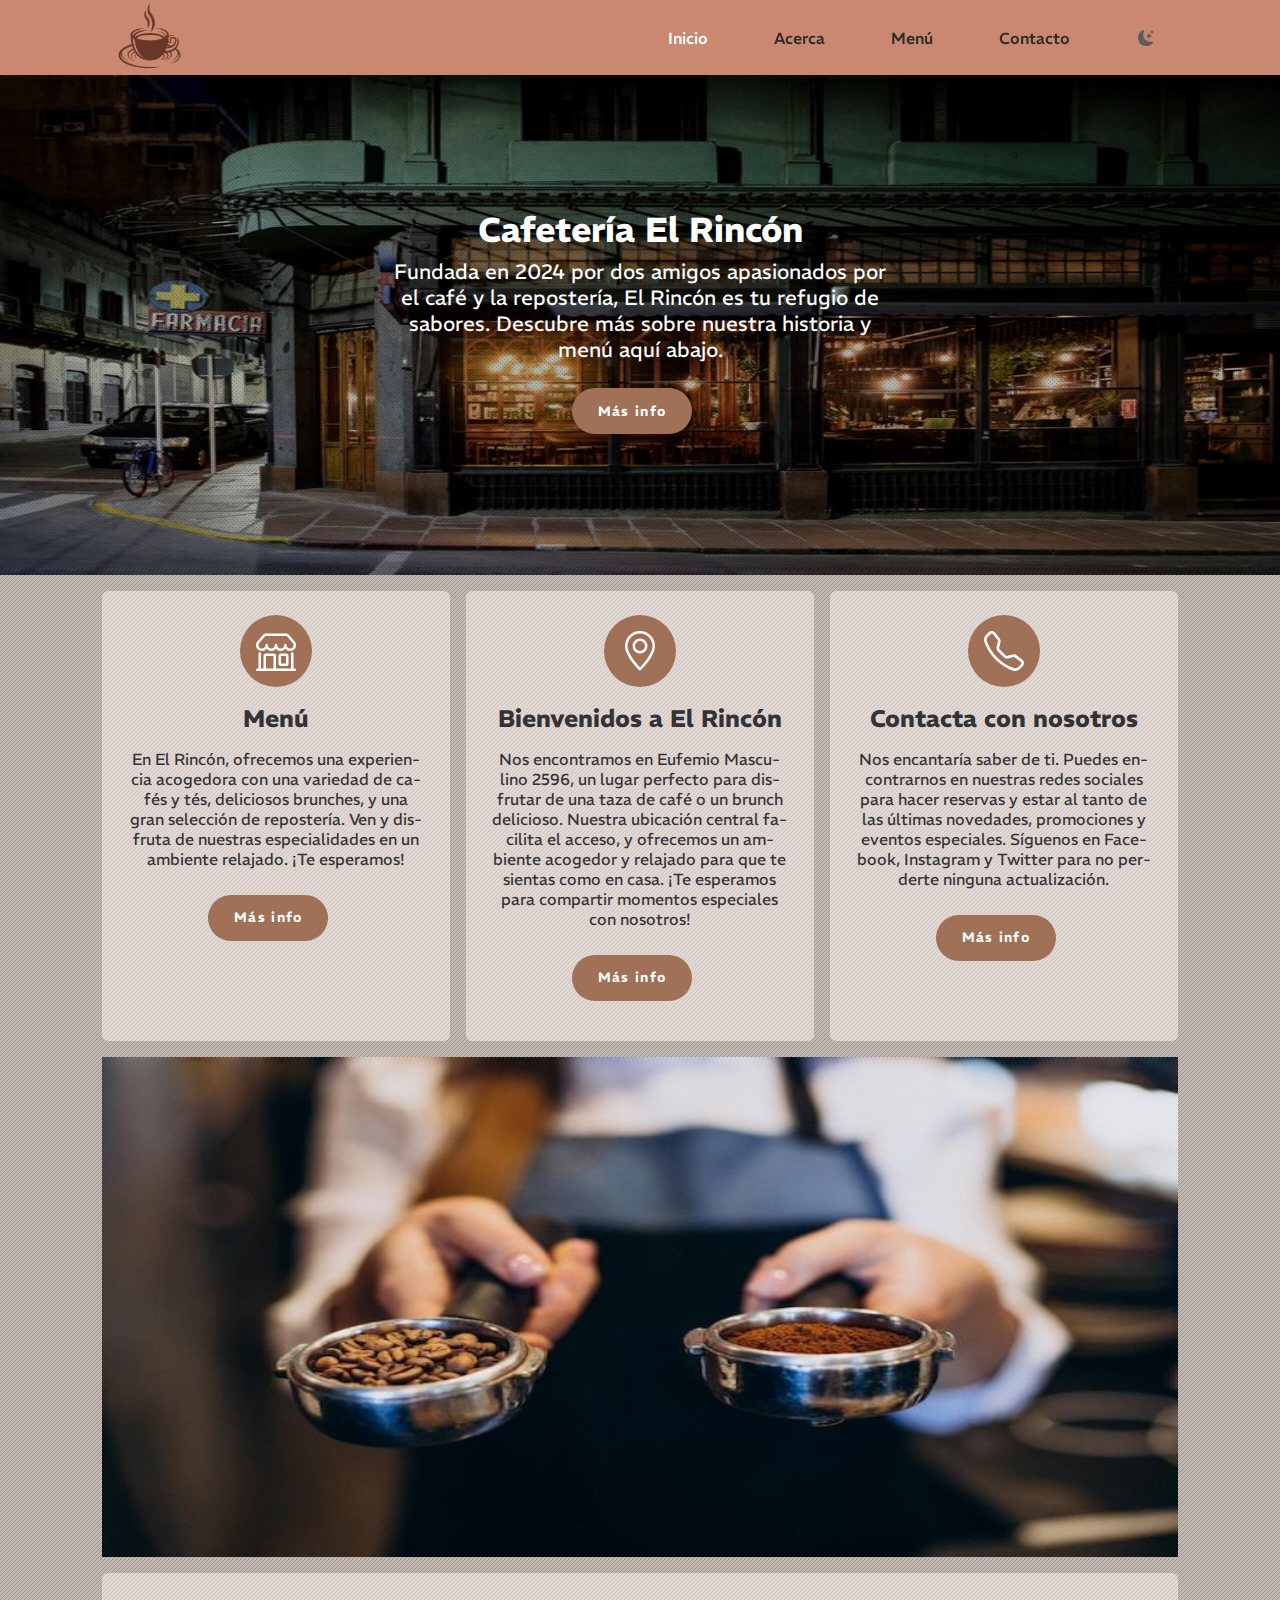
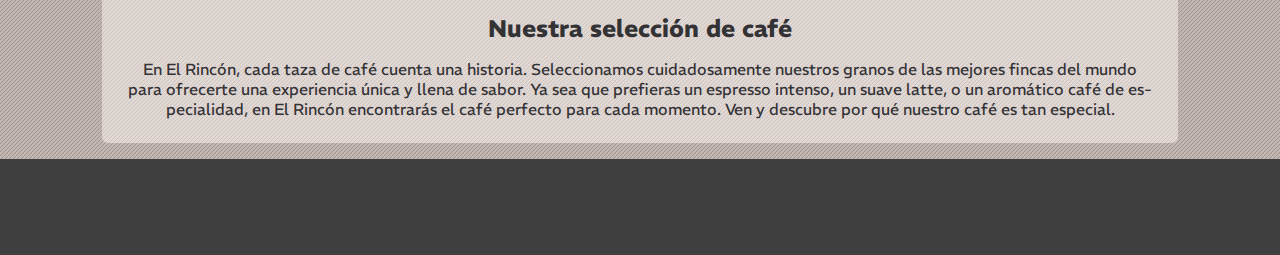
<file: index.html>
<!DOCTYPE html>
<html lang="es">
<head>
    <meta charset="UTF-8">
    <meta name="viewport" content="width=device-width, initial-scale=1.0">
    <title>Sitio 1</title>

    <link rel="stylesheet" href="css/estilos.css">
    <link href="https://fonts.googleapis.com/css2?family=REM:ital,wght@0,100..900;1,100..900&display=swap" rel="stylesheet">

</head>
<body>
    
    <header>
        <div class="shadow"></div>
        <div class="container">
            <a href="index.html" id="logo"><img class="fotoLogo" src="img/logo.png" alt="logoCafe"></a>
            
            <nav>
                <ul>
                    <li><a href="index.html" class="active">Inicio</a></li>
                    <li><a href="acerca.html">Acerca</a></li>
                    <li><a href="menú.html">Menú</a></li>
                    <li><a href="contacto.html">Contacto</a></li>
                    <li><div class="dark-btn"></div></li>
                </ul>
            </nav>

            <span class="burger-ico">&#9776;</span>
        </div>

    </header>
    <main>
        <section id="hero">
            <img src="img/img1.jpeg" alt="img1">

                <div class="hero-fill">
                    <div class="hero-text">
                        <h1>Cafetería El Rincón</h1>
                        <p>Fundada en 2024 por dos amigos apasionados por el café y la repostería, El Rincón es tu refugio de sabores. Descubre más sobre nuestra historia y menú aquí abajo.</p>
                        <a href="acerca.html"><button class="btn btn-blanco">Más info</button></a>
                    </div>
                </div>

        </section>

        <section class="colums container">
            <article>
                <span class="ico"><svg xmlns="http://www.w3.org/2000/svg" width="16" height="16" fill="currentColor" class="bi bi-shop" viewBox="0 0 16 16">
                    <path d="M2.97 1.35A1 1 0 0 1 3.73 1h8.54a1 1 0 0 1 .76.35l2.609 3.044A1.5 1.5 0 0 1 16 5.37v.255a2.375 2.375 0 0 1-4.25 1.458A2.37 2.37 0 0 1 9.875 8 2.37 2.37 0 0 1 8 7.083 2.37 2.37 0 0 1 6.125 8a2.37 2.37 0 0 1-1.875-.917A2.375 2.375 0 0 1 0 5.625V5.37a1.5 1.5 0 0 1 .361-.976zm1.78 4.275a1.375 1.375 0 0 0 2.75 0 .5.5 0 0 1 1 0 1.375 1.375 0 0 0 2.75 0 .5.5 0 0 1 1 0 1.375 1.375 0 1 0 2.75 0V5.37a.5.5 0 0 0-.12-.325L12.27 2H3.73L1.12 5.045A.5.5 0 0 0 1 5.37v.255a1.375 1.375 0 0 0 2.75 0 .5.5 0 0 1 1 0M1.5 8.5A.5.5 0 0 1 2 9v6h1v-5a1 1 0 0 1 1-1h3a1 1 0 0 1 1 1v5h6V9a.5.5 0 0 1 1 0v6h.5a.5.5 0 0 1 0 1H.5a.5.5 0 0 1 0-1H1V9a.5.5 0 0 1 .5-.5M4 15h3v-5H4zm5-5a1 1 0 0 1 1-1h2a1 1 0 0 1 1 1v3a1 1 0 0 1-1 1h-2a1 1 0 0 1-1-1zm3 0h-2v3h2z"/>
                  </svg></span>
                <h2>Menú</h2>
                <p>En El Rincón, ofrecemos una experiencia acogedora con una variedad de cafés y tés, deliciosos brunches, y una gran selección de repostería. Ven y disfruta de nuestras especialidades en un ambiente relajado. ¡Te esperamos!</p>
                <a href="menú.html"><button class="btn">Más info</button></a>
            </article>
            <article>
                <span class="ico"><svg xmlns="http://www.w3.org/2000/svg" width="16" height="16" fill="currentColor" class="bi bi-geo-alt" viewBox="0 0 16 16">
                    <path d="M12.166 8.94c-.524 1.062-1.234 2.12-1.96 3.07A32 32 0 0 1 8 14.58a32 32 0 0 1-2.206-2.57c-.726-.95-1.436-2.008-1.96-3.07C3.304 7.867 3 6.862 3 6a5 5 0 0 1 10 0c0 .862-.305 1.867-.834 2.94M8 16s6-5.686 6-10A6 6 0 0 0 2 6c0 4.314 6 10 6 10"/>
                    <path d="M8 8a2 2 0 1 1 0-4 2 2 0 0 1 0 4m0 1a3 3 0 1 0 0-6 3 3 0 0 0 0 6"/>
                  </svg></span>
                <h2>Bienvenidos a El Rincón</h2>
                <p> Nos encontramos en Eufemio Masculino 2596, un lugar perfecto para disfrutar de una taza de café o un brunch delicioso. Nuestra ubicación central facilita el acceso, y ofrecemos un ambiente acogedor y relajado para que te sientas como en casa. ¡Te esperamos para compartir momentos especiales con nosotros!</p>
                <a href="contacto.html"><button class="btn">Más info</button></a>
            </article>
            <article>
                <span class="ico"><svg xmlns="http://www.w3.org/2000/svg" width="16" height="16" fill="currentColor" class="bi bi-telephone" viewBox="0 0 16 16">
                    <path d="M3.654 1.328a.678.678 0 0 0-1.015-.063L1.605 2.3c-.483.484-.661 1.169-.45 1.77a17.6 17.6 0 0 0 4.168 6.608 17.6 17.6 0 0 0 6.608 4.168c.601.211 1.286.033 1.77-.45l1.034-1.034a.678.678 0 0 0-.063-1.015l-2.307-1.794a.68.68 0 0 0-.58-.122l-2.19.547a1.75 1.75 0 0 1-1.657-.459L5.482 8.062a1.75 1.75 0 0 1-.46-1.657l.548-2.19a.68.68 0 0 0-.122-.58zM1.884.511a1.745 1.745 0 0 1 2.612.163L6.29 2.98c.329.423.445.974.315 1.494l-.547 2.19a.68.68 0 0 0 .178.643l2.457 2.457a.68.68 0 0 0 .644.178l2.189-.547a1.75 1.75 0 0 1 1.494.315l2.306 1.794c.829.645.905 1.87.163 2.611l-1.034 1.034c-.74.74-1.846 1.065-2.877.702a18.6 18.6 0 0 1-7.01-4.42 18.6 18.6 0 0 1-4.42-7.009c-.362-1.03-.037-2.137.703-2.877z"/>
                  </svg></span>
                <h2>Contacta con nosotros</h2>
                <p>Nos encantaría saber de ti. Puedes encontrarnos en nuestras redes sociales para hacer reservas y estar al tanto de las últimas novedades, promociones y eventos especiales. Síguenos en Facebook, Instagram y Twitter para no perderte ninguna actualización.</p>
                <a href="contacto.html"><button class="btn">Más info</button></a>
            </article>

        </section>

        <section class="container">
            <img id="img" src="img/img2.jpeg" alt="img2">  
        </section>

        <section class="colums container">
            <article>
                <h2>Nuestra selección de café</h2>
                <p>En El Rincón, cada taza de café cuenta una historia. Seleccionamos cuidadosamente nuestros granos de las mejores fincas del mundo para ofrecerte una experiencia única y llena de sabor. Ya sea que prefieras un espresso intenso, un suave latte, o un aromático café de especialidad, en El Rincón encontrarás el café perfecto para cada momento. Ven y descubre por qué nuestro café es tan especial.</p>
            </article>
          
        </section>

    </main>

    <footer></footer>
    
    <script>
        // Menú Lateral:
        let nav = document.querySelector('nav');
        let burguerIco = document.querySelector('.burger-ico');
        let shadow = document.querySelector('.shadow');

        let menuToggle = () => {

            nav.classList.toggle('show-menu');
            burguerIco.classList.toggle('burger-active');
            shadow.classList.toggle('shadow-active');

        };

        burguerIco.addEventListener('click', menuToggle);
        shadow.addEventListener('click', menuToggle);

        // Cambiador de Modo Claro a Oscuro:
        let darkBtn = document.querySelector('.dark-btn');
        let body = document.body;

        darkBtn.addEventListener('click', () => {

            body.classList.toggle('dark-mode');
            darkBtn.classList.toggle('dark-btn-active')
 
        });

    </script>
</body>
</html>
</file>
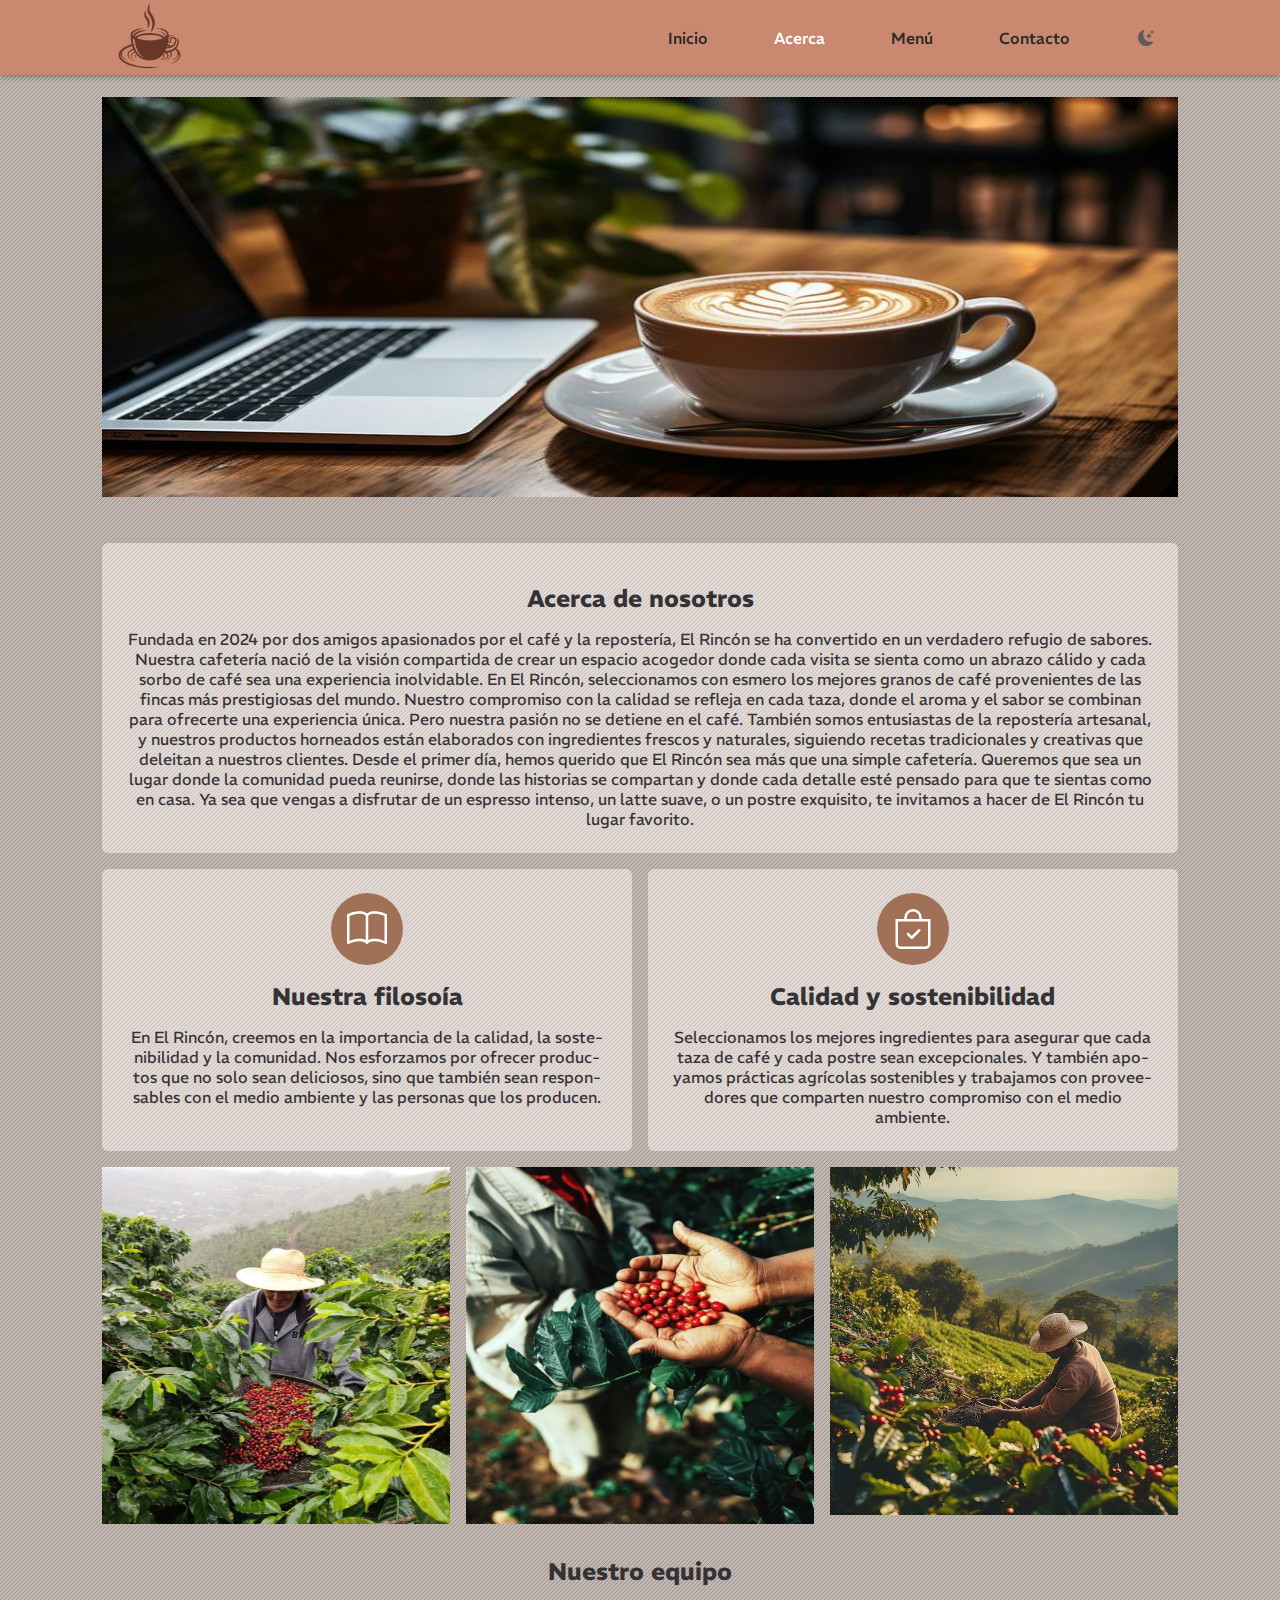
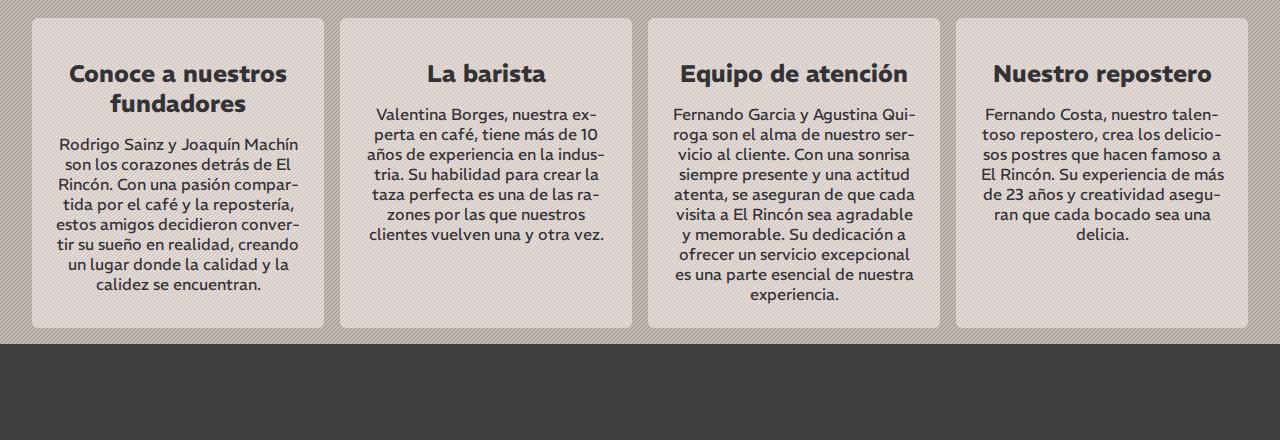
<file: acerca.html>
<!DOCTYPE html>
<html lang="es">
<head>
    <meta charset="UTF-8">
    <meta name="viewport" content="width=device-width, initial-scale=1.0">
    <title>Sitio 1</title>

    <link rel="stylesheet" href="css/estilos.css">
    <link href="https://fonts.googleapis.com/css2?family=REM:ital,wght@0,100..900;1,100..900&display=swap" rel="stylesheet">

</head>
<body>
    <header>
        <div class="shadow"></div>
        <div class="container">
            <a href="index.html" id="logo"><img class="fotoLogo" src="img/logo.png" alt="logoCafe"></a>

            <nav>
                <ul>
                    <li><a href="index.html">Inicio</a></li>
                    <li><a href="acerca.html" class="active">Acerca</a></li>
                    <li><a href="menú.html">Menú</a></li>
                    <li><a href="contacto.html">Contacto</a></li>
                    <li><div class="dark-btn"></div></li>
                </ul>
            </nav>
            <span class="burger-ico">&#9776;</span>
        </div>
    </header>
    <main>
        <section class="container">
            <img id="img3" src="img/img3.jpeg" alt="img3">  
        </section>
        <section class="container">
            <article id="extraArticle">
                <h2>Acerca de nosotros</h2>
                <p>Fundada en 2024 por dos amigos apasionados por el café y la repostería, El Rincón se ha convertido en un verdadero refugio de sabores. Nuestra cafetería nació de la visión compartida de crear un espacio acogedor donde cada visita se sienta como un abrazo cálido y cada sorbo de café sea una experiencia inolvidable.

                    En El Rincón, seleccionamos con esmero los mejores granos de café provenientes de las fincas más prestigiosas del mundo. Nuestro compromiso con la calidad se refleja en cada taza, donde el aroma y el sabor se combinan para ofrecerte una experiencia única. Pero nuestra pasión no se detiene en el café. También somos entusiastas de la repostería artesanal, y nuestros productos horneados están elaborados con ingredientes frescos y naturales, siguiendo recetas tradicionales y creativas que deleitan a nuestros clientes.
                    
                    Desde el primer día, hemos querido que El Rincón sea más que una simple cafetería. Queremos que sea un lugar donde la comunidad pueda reunirse, donde las historias se compartan y donde cada detalle esté pensado para que te sientas como en casa. Ya sea que vengas a disfrutar de un espresso intenso, un latte suave, o un postre exquisito, te invitamos a hacer de El Rincón tu lugar favorito.</p>
            </article>
        </section>
        <section class="colums container">
            <article>
                <span class="ico"><svg xmlns="http://www.w3.org/2000/svg" width="16" height="16" fill="currentColor" class="bi bi-book" viewBox="0 0 16 16">
                    <path d="M1 2.828c.885-.37 2.154-.769 3.388-.893 1.33-.134 2.458.063 3.112.752v9.746c-.935-.53-2.12-.603-3.213-.493-1.18.12-2.37.461-3.287.811zm7.5-.141c.654-.689 1.782-.886 3.112-.752 1.234.124 2.503.523 3.388.893v9.923c-.918-.35-2.107-.692-3.287-.81-1.094-.111-2.278-.039-3.213.492zM8 1.783C7.015.936 5.587.81 4.287.94c-1.514.153-3.042.672-3.994 1.105A.5.5 0 0 0 0 2.5v11a.5.5 0 0 0 .707.455c.882-.4 2.303-.881 3.68-1.02 1.409-.142 2.59.087 3.223.877a.5.5 0 0 0 .78 0c.633-.79 1.814-1.019 3.222-.877 1.378.139 2.8.62 3.681 1.02A.5.5 0 0 0 16 13.5v-11a.5.5 0 0 0-.293-.455c-.952-.433-2.48-.952-3.994-1.105C10.413.809 8.985.936 8 1.783"/>
                  </svg></span>
            <h2>Nuestra filosoía</h2>
            <p>En El Rincón, creemos en la importancia de la calidad, la sostenibilidad y la comunidad. Nos esforzamos por ofrecer productos que no solo sean deliciosos, sino que también sean responsables con el medio ambiente y las personas que los producen.</p>
        </article>
        <article>
            <span class="ico"><svg xmlns="http://www.w3.org/2000/svg" width="16" height="16" fill="currentColor" class="bi bi-bag-check" viewBox="0 0 16 16">
                <path fill-rule="evenodd" d="M10.854 8.146a.5.5 0 0 1 0 .708l-3 3a.5.5 0 0 1-.708 0l-1.5-1.5a.5.5 0 0 1 .708-.708L7.5 10.793l2.646-2.647a.5.5 0 0 1 .708 0"/>
                <path d="M8 1a2.5 2.5 0 0 1 2.5 2.5V4h-5v-.5A2.5 2.5 0 0 1 8 1m3.5 3v-.5a3.5 3.5 0 1 0-7 0V4H1v10a2 2 0 0 0 2 2h10a2 2 0 0 0 2-2V4zM2 5h12v9a1 1 0 0 1-1 1H3a1 1 0 0 1-1-1z"/>
              </svg></span>
            <h2>Calidad y sostenibilidad</h2>
            <p>Seleccionamos los mejores ingredientes para asegurar que cada taza de café y cada postre sean excepcionales. Y también apoyamos prácticas agrícolas sostenibles y trabajamos con proveedores que comparten nuestro compromiso con el medio ambiente.</p>
        </article>
        </section>
        <section class="colums container">
            <img id="img4" src="img/img4.jpeg" alt="img4">
            <img id="img5" src="img/img5.jpeg" alt="img5">
            <img id="img6" src="img/img6.jpeg" alt="img6">  
        </section>
        <section><h2>Nuestro equipo</h2></section>
        <section class="equipo">
                <article>
                    <h2>Conoce a nuestros fundadores</h2>
                    <p>Rodrigo Sainz y Joaquín Machín son los corazones detrás de El Rincón. Con una pasión compartida por el café y la repostería, estos amigos decidieron convertir su sueño en realidad, creando un lugar donde la calidad y la calidez se encuentran.</p>
                </article>
                <article>
                    <h2>La barista</h2>
                    <p>Valentina Borges, nuestra experta en café, tiene más de 10 años de experiencia en la industria. Su habilidad para crear la taza perfecta es una de las razones por las que nuestros clientes vuelven una y otra vez.</p>
                </article>
                <article>
                    <h2>Equipo de atención</h2>
                    <p>Fernando Garcia y Agustina Quiroga son el alma de nuestro servicio al cliente. Con una sonrisa siempre presente y una actitud atenta, se aseguran de que cada visita a El Rincón sea agradable y memorable. Su dedicación a ofrecer un servicio excepcional es una parte esencial de nuestra experiencia.</p>
                </article>
                <article>
                    <h2>Nuestro repostero</h2>
                    <p>Fernando Costa, nuestro talentoso repostero, crea los deliciosos postres que hacen famoso a El Rincón. Su experiencia de más de 23 años y creatividad aseguran que cada bocado sea una delicia.</p>
                </article>
        </section>
    </main>

    <footer></footer>
    <script>
        // Menú Lateral:
        let nav = document.querySelector('nav');
        let burguerIco = document.querySelector('.burger-ico');
        let shadow = document.querySelector('.shadow');

        let menuToggle = () => {

            nav.classList.toggle('show-menu');
            burguerIco.classList.toggle('burger-active');
            shadow.classList.toggle('shadow-active');

        };

        burguerIco.addEventListener('click', menuToggle);
        shadow.addEventListener('click', menuToggle);

        // Cambiador de Modo Claro a Oscuro:
        let darkBtn = document.querySelector('.dark-btn');
        let body = document.body;

        darkBtn.addEventListener('click', () => {

            body.classList.toggle('dark-mode');
            darkBtn.classList.toggle('dark-btn-active')
 
        });

    </script>
</body>
</html>
</file>
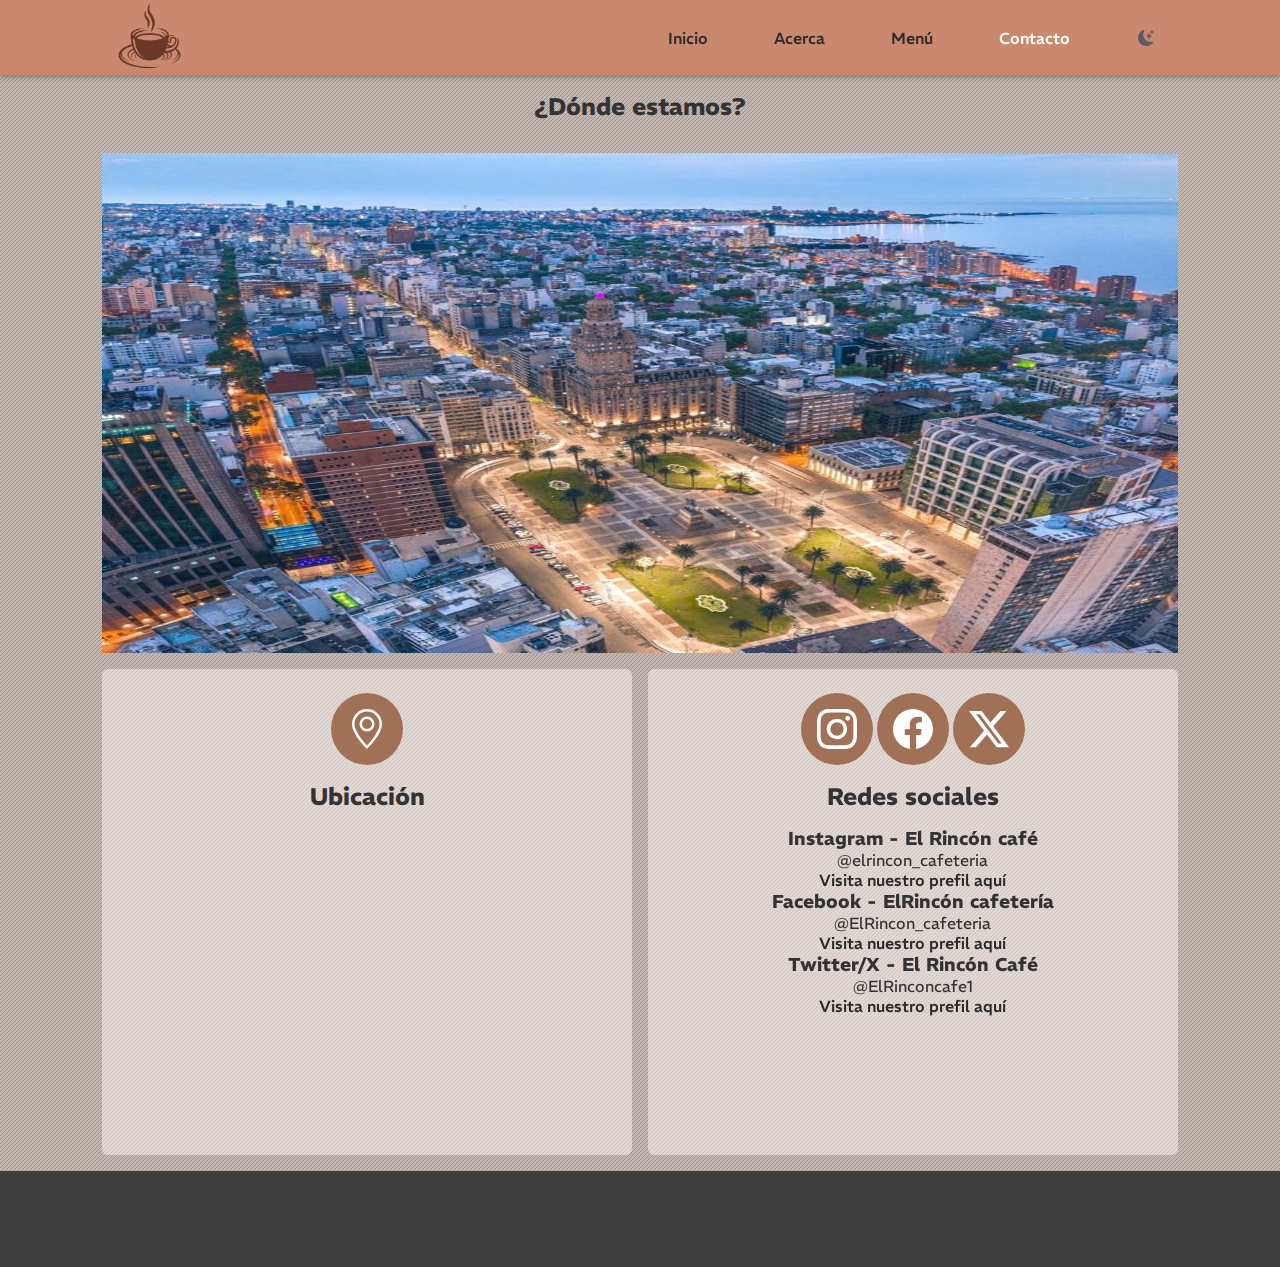
<file: contacto.html>
<!DOCTYPE html>
<html lang="es">
<head>
    <meta charset="UTF-8">
    <meta name="viewport" content="width=device-width, initial-scale=1.0">
    <title>Sitio 1</title>
    <link href="https://fonts.googleapis.com/css2?family=REM:ital,wght@0,100..900;1,100..900&display=swap" rel="stylesheet">

    <link rel="stylesheet" href="css/estilos.css">

</head>
<body>
    <header>
        <div class="shadow"></div>
        <div class="container">
            <a href="index.html" id="logo"><img class="fotoLogo" src="img/logo.png" alt="logoCafe"></a>

            <nav>
                <ul>
                    <li><a href="index.html">Inicio</a></li>
                    <li><a href="acerca.html">Acerca</a></li>
                    <li><a href="menú.html">Menú</a></li>
                    <li><a href="contacto.html" class="active">Contacto</a></li>
                    <li><div class="dark-btn"></div></li>
                </ul>
            </nav>
            <span class="burger-ico">&#9776;</span>
        </div>

    </header>
    <main>
        <h2>¿Dónde estamos?</h2>
        <section class="container">
            <img id="img" src="img/img7.jpeg" alt="img7">  
        </section>
        <section class="colums container">
            <article>
                <span class="ico"><svg xmlns="http://www.w3.org/2000/svg" width="16" height="16" fill="currentColor" class="bi bi-geo-alt" viewBox="0 0 16 16">
                    <path d="M12.166 8.94c-.524 1.062-1.234 2.12-1.96 3.07A32 32 0 0 1 8 14.58a32 32 0 0 1-2.206-2.57c-.726-.95-1.436-2.008-1.96-3.07C3.304 7.867 3 6.862 3 6a5 5 0 0 1 10 0c0 .862-.305 1.867-.834 2.94M8 16s6-5.686 6-10A6 6 0 0 0 2 6c0 4.314 6 10 6 10"/>
                    <path d="M8 8a2 2 0 1 1 0-4 2 2 0 0 1 0 4m0 1a3 3 0 1 0 0-6 3 3 0 0 0 0 6"/>
                  </svg></span>
                <h2>Ubicación</h2>
                <iframe src="https://www.google.com/maps/embed?pb=!1m18!1m12!1m3!1d3271.8797543086725!2d-56.1582309!3d-34.909467!2m3!1f0!2f0!3f0!3m2!1i1024!2i768!4f13.1!3m3!1m2!1s0x959f8109e52f29fd%3A0x1a8abce7b335584!2sEufemio%20Masculino%202596%2C%2011300%20Montevideo%2C%20Departamento%20de%20Montevideo!5e0!3m2!1ses-419!2suy!4v1719549641189!5m2!1ses-419!2suy" width="400" height="300" style="border:0;" allowfullscreen="" loading="lazy" referrerpolicy="no-referrer-when-downgrade"></iframe>
            </article>
            <article>
                <span class="ico"><svg xmlns="http://www.w3.org/2000/svg" width="16" height="16" fill="currentColor" class="bi bi-instagram" viewBox="0 0 16 16">
                    <path d="M8 0C5.829 0 5.556.01 4.703.048 3.85.088 3.269.222 2.76.42a3.9 3.9 0 0 0-1.417.923A3.9 3.9 0 0 0 .42 2.76C.222 3.268.087 3.85.048 4.7.01 5.555 0 5.827 0 8.001c0 2.172.01 2.444.048 3.297.04.852.174 1.433.372 1.942.205.526.478.972.923 1.417.444.445.89.719 1.416.923.51.198 1.09.333 1.942.372C5.555 15.99 5.827 16 8 16s2.444-.01 3.298-.048c.851-.04 1.434-.174 1.943-.372a3.9 3.9 0 0 0 1.416-.923c.445-.445.718-.891.923-1.417.197-.509.332-1.09.372-1.942C15.99 10.445 16 10.173 16 8s-.01-2.445-.048-3.299c-.04-.851-.175-1.433-.372-1.941a3.9 3.9 0 0 0-.923-1.417A3.9 3.9 0 0 0 13.24.42c-.51-.198-1.092-.333-1.943-.372C10.443.01 10.172 0 7.998 0zm-.717 1.442h.718c2.136 0 2.389.007 3.232.046.78.035 1.204.166 1.486.275.373.145.64.319.92.599s.453.546.598.92c.11.281.24.705.275 1.485.039.843.047 1.096.047 3.231s-.008 2.389-.047 3.232c-.035.78-.166 1.203-.275 1.485a2.5 2.5 0 0 1-.599.919c-.28.28-.546.453-.92.598-.28.11-.704.24-1.485.276-.843.038-1.096.047-3.232.047s-2.39-.009-3.233-.047c-.78-.036-1.203-.166-1.485-.276a2.5 2.5 0 0 1-.92-.598 2.5 2.5 0 0 1-.6-.92c-.109-.281-.24-.705-.275-1.485-.038-.843-.046-1.096-.046-3.233s.008-2.388.046-3.231c.036-.78.166-1.204.276-1.486.145-.373.319-.64.599-.92s.546-.453.92-.598c.282-.11.705-.24 1.485-.276.738-.034 1.024-.044 2.515-.045zm4.988 1.328a.96.96 0 1 0 0 1.92.96.96 0 0 0 0-1.92m-4.27 1.122a4.109 4.109 0 1 0 0 8.217 4.109 4.109 0 0 0 0-8.217m0 1.441a2.667 2.667 0 1 1 0 5.334 2.667 2.667 0 0 1 0-5.334"/>
                  </svg></span>
                  <span class="ico"><svg xmlns="http://www.w3.org/2000/svg" width="16" height="16" fill="currentColor" class="bi bi-facebook" viewBox="0 0 16 16">
                    <path d="M16 8.049c0-4.446-3.582-8.05-8-8.05C3.58 0-.002 3.603-.002 8.05c0 4.017 2.926 7.347 6.75 7.951v-5.625h-2.03V8.05H6.75V6.275c0-2.017 1.195-3.131 3.022-3.131.876 0 1.791.157 1.791.157v1.98h-1.009c-.993 0-1.303.621-1.303 1.258v1.51h2.218l-.354 2.326H9.25V16c3.824-.604 6.75-3.934 6.75-7.951"/>
                  </svg></span>
                  <span class="ico"><svg xmlns="http://www.w3.org/2000/svg" width="16" height="16" fill="currentColor" class="bi bi-twitter-x" viewBox="0 0 16 16">
                    <path d="M12.6.75h2.454l-5.36 6.142L16 15.25h-4.937l-3.867-5.07-4.425 5.07H.316l5.733-6.57L0 .75h5.063l3.495 4.633L12.601.75Zm-.86 13.028h1.36L4.323 2.145H2.865z"/>
                  </svg></span>
                <h2>Redes sociales</h2>
                <h3>Instagram - El Rincón café</h3>
                <p>@elrincon_cafeteria</p>
                <a href="https://www.instagram.com/elrincon_cafeteria/" target="_blank" class="redes">Visita nuestro prefil aquí</a>
                <h3>Facebook - ElRincón cafetería</h3>
                <p>@ElRincon_cafeteria</p>
                <a href="https://www.facebook.com/profile.php?id=61561278252903" target="_blank" class="redes">Visita nuestro prefil aquí</a>
                <h3>Twitter/X - El Rincón Café</h3>
                <p>@ElRinconcafe1</p>
                <a href="https://x.com/ElRinconcafe1" target="_blank" class="redes">Visita nuestro prefil aquí</a>

            </article>
        </section>
    </main>
    <footer></footer>
    <script>
        // Menú Lateral:
        let nav = document.querySelector('nav');
        let burguerIco = document.querySelector('.burger-ico');
        let shadow = document.querySelector('.shadow');

        let menuToggle = () => {

            nav.classList.toggle('show-menu');
            burguerIco.classList.toggle('burger-active');
            shadow.classList.toggle('shadow-active');

        };

        burguerIco.addEventListener('click', menuToggle);
        shadow.addEventListener('click', menuToggle);

        // Cambiador de Modo Claro a Oscuro:
        let darkBtn = document.querySelector('.dark-btn');
        let body = document.body;

        darkBtn.addEventListener('click', () => {

            body.classList.toggle('dark-mode');
            darkBtn.classList.toggle('dark-btn-active')
 
        });

    </script>
</body>
</html>
</file>
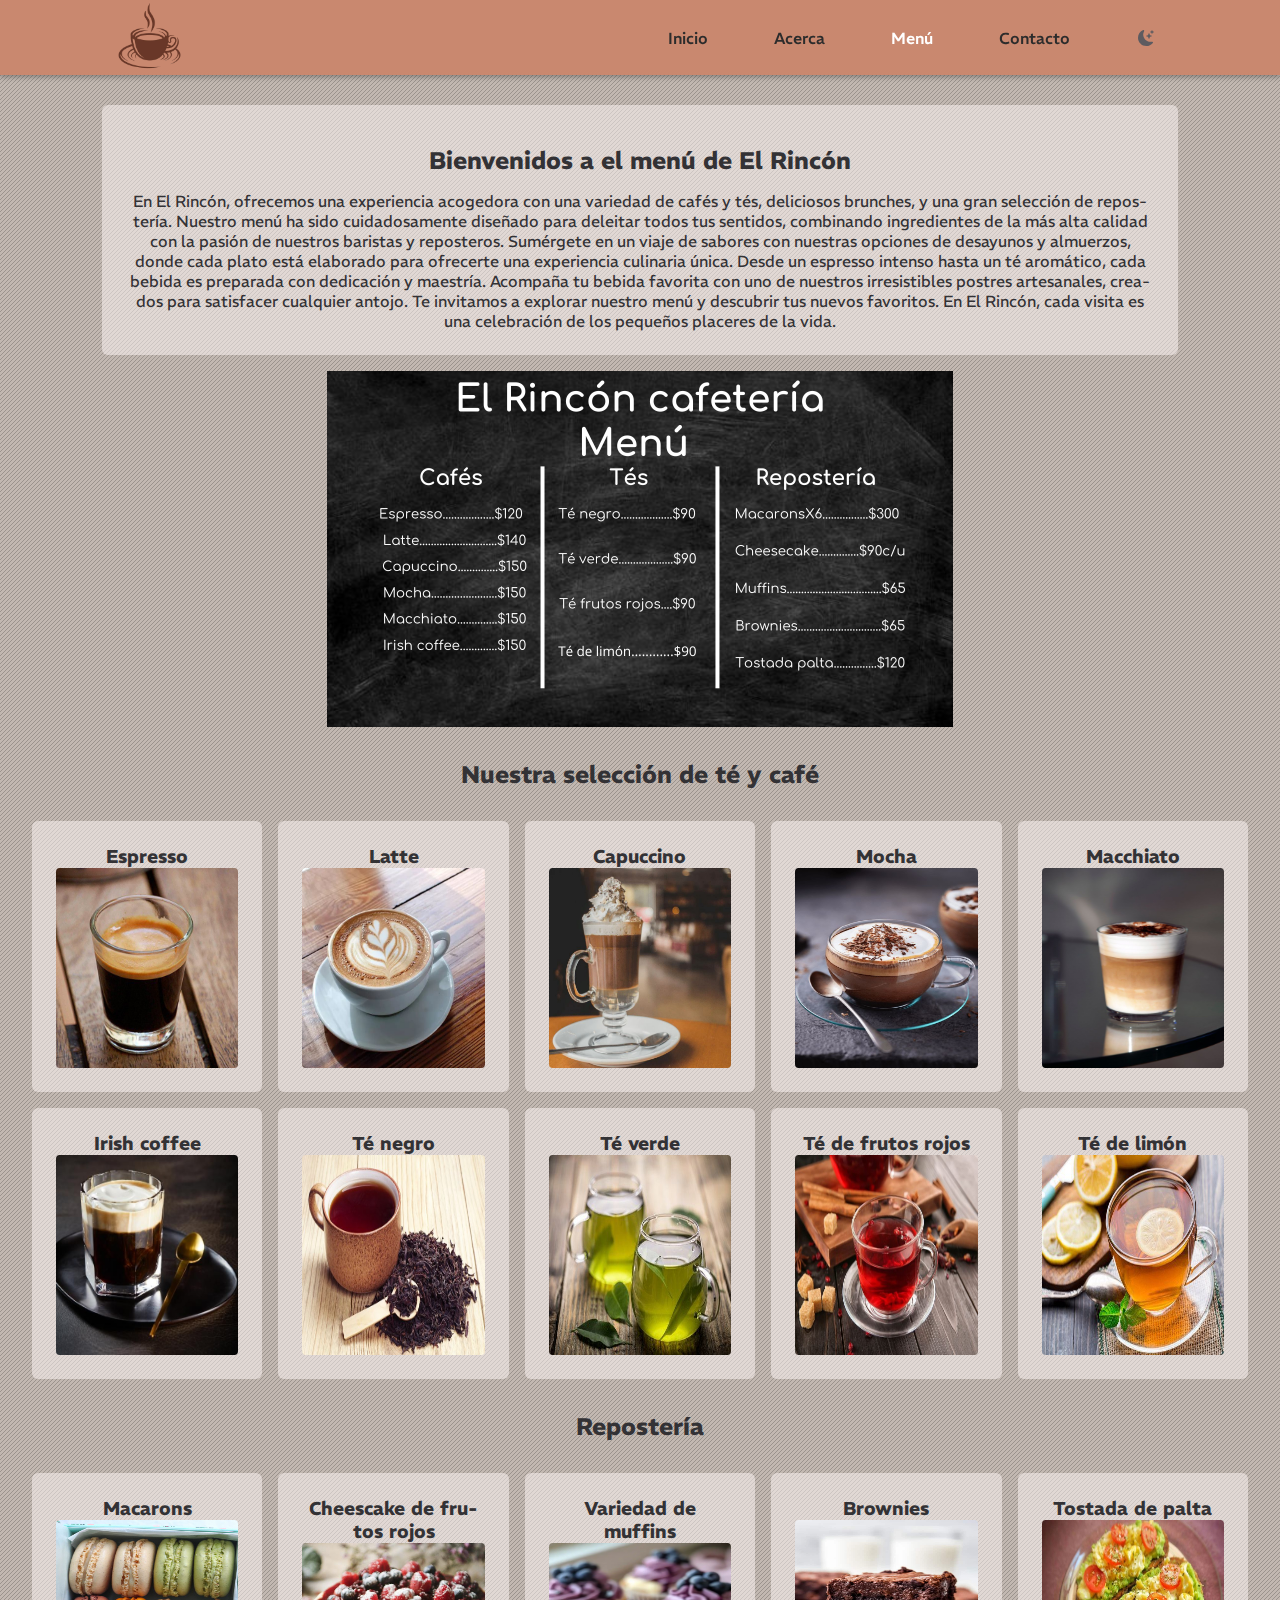
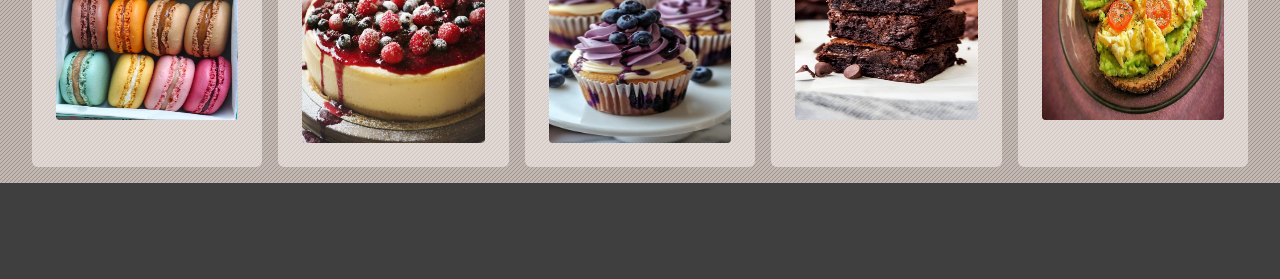
<file: menú.html>
<!DOCTYPE html>
<html lang="es">
  <head>
    <meta charset="UTF-8" />
    <meta name="viewport" content="width=device-width, initial-scale=1.0" />
    <title>Sitio 1</title>
    <link
      href="https://fonts.googleapis.com/css2?family=REM:ital,wght@0,100..900;1,100..900&display=swap"
      rel="stylesheet"
    />

    <link rel="stylesheet" href="css/estilos.css" />
  </head>
  <body>
    <header>
      <div class="shadow"></div>
      <div class="container">
        <a href="index.html" id="logo"
          ><img class="fotoLogo" src="img/logo.png" alt="logoCafe"
        /></a>

        <nav>
          <ul>
            <li><a href="index.html">Inicio</a></li>
            <li><a href="acerca.html">Acerca</a></li>
            <li><a href="menú.html" class="active">Menú</a></li>
            <li><a href="contacto.html">Contacto</a></li>
            <li><div class="dark-btn"></div></li>
          </ul>
        </nav>
        <span class="burger-ico">&#9776;</span>
      </div>
    </header>
    <main>
      <section class="colums container">
        <article id="extraArticle">
          <h2>Bienvenidos a el menú de El Rincón</h2>
          <p>
            En El Rincón, ofrecemos una experiencia acogedora con una variedad
            de cafés y tés, deliciosos brunches, y una gran selección de
            repostería. Nuestro menú ha sido cuidadosamente diseñado para
            deleitar todos tus sentidos, combinando ingredientes de la más alta
            calidad con la pasión de nuestros baristas y reposteros. Sumérgete
            en un viaje de sabores con nuestras opciones de desayunos y
            almuerzos, donde cada plato está elaborado para ofrecerte una
            experiencia culinaria única. Desde un espresso intenso hasta un té
            aromático, cada bebida es preparada con dedicación y maestría.
            Acompaña tu bebida favorita con uno de nuestros irresistibles
            postres artesanales, creados para satisfacer cualquier antojo. Te
            invitamos a explorar nuestro menú y descubrir tus nuevos favoritos.
            En El Rincón, cada visita es una celebración de los pequeños
            placeres de la vida.
          </p>
        </article>
      </section>
      <section>
        <div class="img">
        <img src="img/MENU.png" alt="MENU">
    </div>  
    </section>
      <h2>Nuestra selección de té y café</h2>
      <section class="equipo">
        <article>
            <h3>Espresso</h3>
          <img id="imgMenu" src="img/menú1.jpeg" alt="espresso">
        </article>
        <article>
            <h3>Latte</h3>
            <img id="imgMenu" src="img/menú2.jpeg" alt="latte">
          </article>
          <article>
            <h3>Capuccino</h3>
            <img id="imgMenu" src="img/menú3.jpeg" alt="capuccino">
          </article>
          <article>
            <h3>Mocha</h3>
            <img id="imgMenu" src="img/menú4.jpeg" alt="mocha">
          </article>
          <article>
            <h3>Macchiato</h3>
            <img id="imgMenu" src="img/menú5.jpeg" alt="macchiato">
          </article>
      </section>
      <section class="equipo">
        <article>
            <h3>Irish coffee</h3>
          <img id="imgMenu" src="img/menú6.jpeg" alt="irish">
        </article>
        <article>
            <h3>Té negro</h3>
            <img id="imgMenu" src="img/menú7.jpeg" alt="te1">
          </article>
          <article>
            <h3>Té verde</h3>
            <img id="imgMenu" src="img/menú8.jpeg" alt="te2">
          </article>
          <article>
            <h3>Té de frutos rojos</h3>
            <img id="imgMenu" src="img/menú9.jpeg" alt="te3">
          </article>
          <article>
            <h3>Té de limón</h3>
            <img id="imgMenu" src="img/menú10.jpeg" alt="te4">
          </article>
      </section>
      <h2>Repostería</h2>
      <section class="equipo">
        <article>
            <h3>Macarons</h3>
            <img id="imgMenu" src="img/repost1.jpeg" alt="macarons">
        </article>
        <article>
            <h3>Cheescake de frutos rojos</h3>
            <img id="imgMenu" src="img/repost2.jpeg" alt="cheescake">
        </article>
        <article>
            <h3>Variedad de muffins</h3>
            <img id="imgMenu" src="img/repost3.jpeg" alt="muffins">
        </article>
        <article>
            <h3>Brownies</h3>
            <img id="imgMenu" src="img/repost4.jpeg" alt="brownies">
        </article>
        <article>
            <h3>Tostada de palta</h3>
            <img id="imgMenu" src="img/repost5.jpeg" alt="tostada">
        </article>
      </section>
    </main>
    <footer></footer>
    <script>
      // Menú Lateral:
      let nav = document.querySelector("nav");
      let burguerIco = document.querySelector(".burger-ico");
      let shadow = document.querySelector(".shadow");

      let menuToggle = () => {
        nav.classList.toggle("show-menu");
        burguerIco.classList.toggle("burger-active");
        shadow.classList.toggle("shadow-active");
      };

      burguerIco.addEventListener("click", menuToggle);
      shadow.addEventListener("click", menuToggle);

      // Cambiador de Modo Claro a Oscuro:
      let darkBtn = document.querySelector(".dark-btn");
      let body = document.body;

      darkBtn.addEventListener("click", () => {
        body.classList.toggle("dark-mode");
        darkBtn.classList.toggle("dark-btn-active");
      });
    </script>
  </body>
</html>
</file>
<file: css/estilos.css>
/* Ajustes generales */

html {
  height: 100%;
}

* {
  margin: 0;
  padding: 0;
  box-sizing: border-box;
}

body {
  height: 100%;
  display: grid;
  grid-template-rows: auto 1fr;
  font-family: "REM";
  overflow-x: hidden;
  transition: all 0.4s;
  background: rgba(187, 176, 168, 0.9)
    url([data-uri]);
}

.container {
  width: 84%;
  max-width: 1096px;
  margin: 0 auto;
}

/* Modo Oscuro */

.dark-btn {
  height: 20px;
  width: 20px;
  background: url(../img/icons/moon.svg) no-repeat center;
  cursor: pointer;
}
.dark-btn-active {
  background: url(../img/icons/sun.svg) no-repeat center;
}

.dark-mode {
  background: rgba(0, 0, 0, 0.9)
    url([data-uri]);
  color: #d4d3d3;
}
.dark-mode header {
  background: #505050;
  color: #d4d3d3;
}
.dark-mode article {
  border: 1px solid #787878;
  background: #303030;
  color: #d4d3d3;
}
.dark-mode a,
.dark-mode p,
.dark-mode h2,
.dark-mode #logo {
  color: #000000;
}

/* Usamos "height: 100%" en los selectores html y body, junto con "display: grid" y "grid-template-rows: auto 1fr", aplicados al selector "body", para fijar el footer al borde inferior de la ventana del navegador. */

/* Ajustes en la tipografía */

h1 {
  font-size: clamp(30px, 2.7vw, 2.8vw);
  color: #ffffff;
  margin: 0.5rem 0;
}
h2 {
  font-size: 24px;
  color: #333235;
  margin: 1rem 0;
  text-align: center;
}
p {
  color: #333235;
}

/* Header */

header {
  height: 75px;
  position: sticky;
  top: 0;
  z-index: 4;
  background: rgb(201, 136, 111);
  box-shadow: 0px 2px 5px 0px rgba(39, 39, 39, 0.4);
}

.fotoLogo {
  display: inline-flex;
  width: 95px;
  height: auto;
}
header .container {
  display: flex;
  justify-content: space-between;
  align-items: center;
  height: 100%;
}

nav ul {
  display: flex;
}

nav ul li {
  list-style: none;
  margin-left: 22px;
  padding: 22px;
}
nav a {
  text-decoration: none;
  color: #2c2c2c;
  transition: all 0.4s;
  font-weight: 500;
}
.redes{
  text-decoration: none;
  color: #2a292c;
  transition: all 0.4s;
  font-weight: 500;
}
.redes:hover{
  color: rgb(201, 136, 111) ;
}
nav a:hover,
.active {
  color: #ffffff;
}

.burger-ico {
  display: none;
}

/* Sección del héroe (hero section) */

#hero {
  position: relative;
}

#hero img {
  width: 100%;
  height: 500px;
  display: block;
}

#hero .hero-fill {
  width: 100%;
  height: 100%;
  top: 0;
  position: absolute;
  background: rgba(0, 0, 0, 0.3)
    url([data-uri])
    repeat;
  display: grid;
  place-items: center;
}

#hero .hero-text {
  width: clamp(450px, 40%, 40%);
  text-align: center;
  margin: auto;
}

#hero .hero-text p {
  color: #ffffff;
  font-size: 1.3rem;
}
#img {
  width: 100%;
  height: 500px;
  display: block;
}
main {
  display: grid;
  gap: 16px;
}

.ico {
  height: 72px;
  width: 72px;
  border-radius: 50%;
  background: rgb(160, 113, 87);
  display: inline-grid;
  place-items: center;
  color: #fff;
  font-size: 30px;
}

.ico svg {
  width: 40px;
  height: auto;
}

/* Columnas: En este caso usamos auto-fit en lugar de especificar el número de columnas, crea columnas automaticas teniendo en cuenta el numero de hijos que hay dentro del contenedor donde se aplica. Si usamos auto-fit es obligatorio establecer un minmax en lugar de simplemente poner el ancho */

.colums {
  display: grid;
  grid-template-columns: repeat(auto-fit, minmax(0, 1fr));
  gap: 16px;
}

/* "display: grid" y "grid-template-columns: 1fr 1fr 1fr", se usan para subdividir el espacio horizontal en tres columnas del mismo ancho (1 fracción del espacio horizontal disponible). Para no crear un código tan reiterativo, y sobre todo si hay muchas columnas, esto se puede expresar también de esta manera: "grid-template-columns: repeat(3, 1fr)"*/

article {
  background: #fff7f780;
  padding: 24px;
  text-align: center;
  border-radius: 6px;
  hyphens: auto;
}
footer {
  background: rgb(63, 63, 63);
  min-height: 96px;
  margin: 16px 0 0 0;
}

/*  Botonería  */
.btn {
  background: rgb(160, 113, 87);
  color: #fff;
  padding: 0.9rem 1.61rem;
  border-radius: 2rem;
  cursor: pointer;
  letter-spacing: 0.08rem;
  margin: 1.61rem 1rem 1rem 0;
  transition: all 0.3s;
  border: none;
  font: 0.86rem "REM";
  font-weight: 600;
}
.btn:hover {
  background: rgb(180, 112, 85);
  color: #fff;
}
.btn:active {
  box-shadow: 0 0 0 9px rgba(0, 0, 0, 0.04), 0 0 0 9px rgba(0, 0, 0, 0.04),
    0 0 0 9px rgba(0, 0, 0, 0.04), 0 0 0 9px rgba(0, 0, 0, 0.04);
}
.btn-blanco {
  background: rgb(160, 113, 87);
  color: #ffffff;
}
.btn-blanco:hover {
  background: rgb(180, 112, 85);
  color: #fff;
}

/* Media queries */

@media (max-width: 1096px) {
  .container {
    width: 94%;
  }
}

@media (max-width: 800px) {
  html {
    font-size: 14px;
  }
  .colums {
    grid-template-columns: 1fr;
  }
  header {
    min-height: 54px;
  }
  .burger-ico {
    color: #fff;
    display: block;
    cursor: pointer;
    font-weight: 800;
    font-size: 20px;
    background: #2a292c;
    z-index: 9;
    transition: all 0.4s;
    height: 40px;
    width: 40px;
    display: grid;
    place-items: center;
    border-radius: 50%;
    padding: 0 1.5px 3px 1.5px;
  }
  .burger-active {
    transform: rotate(-90deg);
  }
  .shadow {
    transition: all 0.4s;
    background: rgba(0, 0, 0, 0);
  }
  .shadow-active {
    position: fixed;
    top: 0;
    height: 100%;
    width: 100%;
    background: rgba(0, 0, 0, 0.8);
    z-index: 7;
  }
  nav {
    position: fixed;
    right: -300px;
    width: 300px;
    background: rgb(160, 113, 87);
    height: 100%;
    top: 0;
    transition: all 0.4s;
    z-index: 8;
  }
  nav ul {
    flex-direction: column;
    padding: 82px 22px;
  }
  nav ul li {
    padding: 12px 0;
    font-size: 22px;
    color: #fff;
  }
  nav ul li a {
    color: #2c2c2c;
  }
  .show-menu {
    transform: translateX(-300px);
  }
}
#extraArticle {
  margin-top: 30px;
}
#img3 {
  display: block;
  width: 100%;
  height: 400px;
  margin-top: 22px;
}
#img4 {
  display: block;
  width: 100%;
  height: 357px;
}
#img5 {
  display: block;
  width: 100%;
  height: 357px;
}
#img6 {
  display: block;
  width: 100%;
  height: auto;
}
.equipo {
  width: 95%;
  max-width: 2000px;
  margin: 0 auto;
  display: grid;
  grid-template-columns: repeat(auto-fit, minmax(0, 1fr));
  gap: 16px;
}
#imgMenu {
  display: block;
  width: 100%;
  height: 200px;
  border-radius: 2%;
}
h3 {
  color: #333235;
}
.img{
  display: flex;
  justify-content: center;
}
</file>
